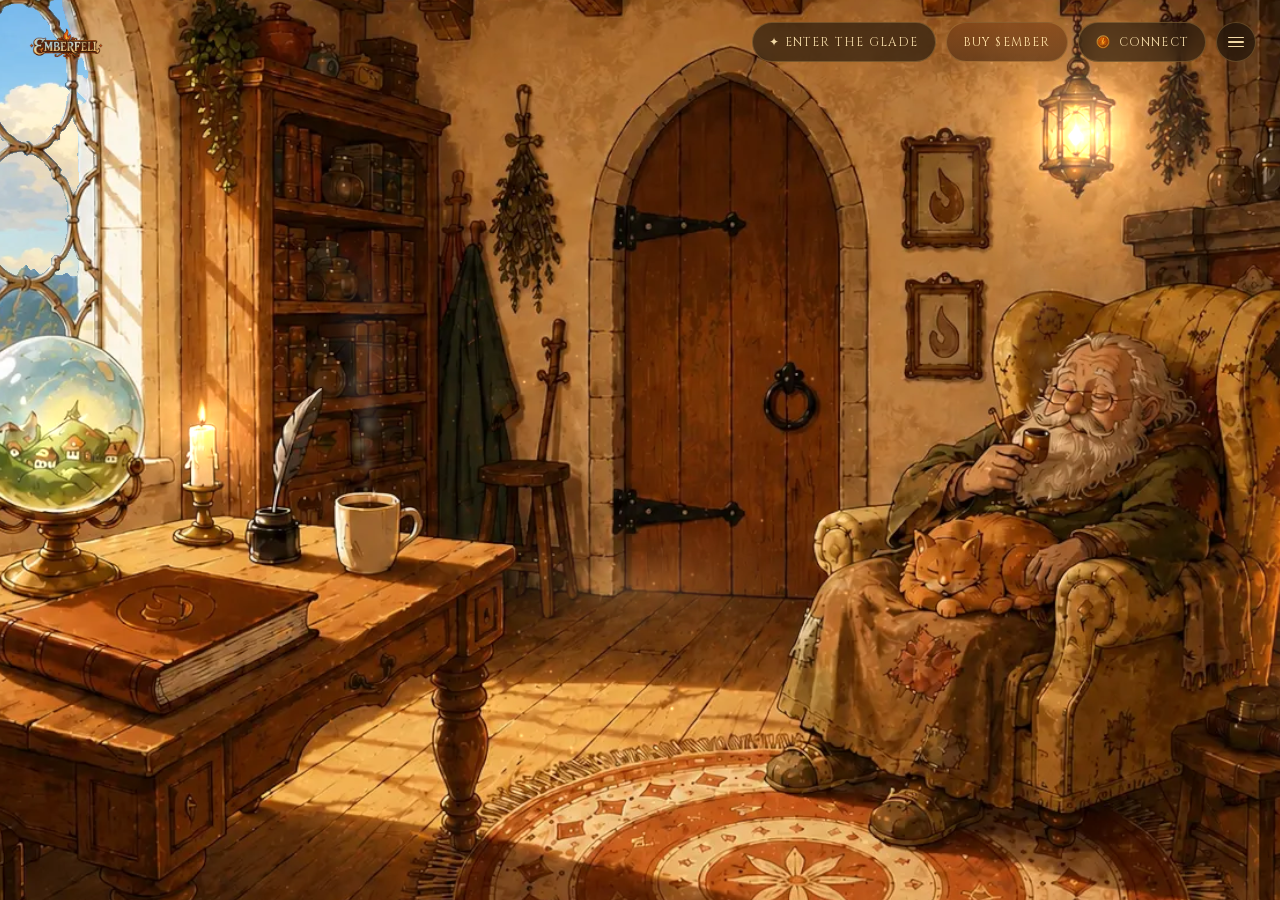
<file: index.html>
<!doctype html>
<html lang="en">
  <head>
    <meta charset="UTF-8" />
    <meta name="viewport" content="width=device-width, initial-scale=1.0" />
    <title>Emberfell — the Keeper's Study</title>
    <style>
      html, body { margin: 0; height: 100%; overflow: hidden; background: #0c0f13; }
      canvas { display: block; touch-action: none; }
      #ui { position: fixed; inset: 0; pointer-events: none; z-index: 31;
        font-family: 'EB Garamond', Georgia, serif; color: #e8dcc8; }
      #logo { position: absolute; top: 22px; left: 26px; height: 44px; opacity: 0.95; }

      /* ---- top-right cluster: buy · connect · menu ---- */
      #topbar { position: absolute; top: 22px; right: 24px; display: flex; align-items: center; gap: 10px; pointer-events: none; }
      #topbar > * { pointer-events: auto; }
      .tb {
        display: flex; align-items: center; gap: 8px; height: 40px; box-sizing: border-box;
        font-family: 'Cinzel', serif; font-size: 12px; letter-spacing: .1em; text-transform: uppercase;
        color: #f2d9a6; background: rgba(22, 15, 9, 0.6); backdrop-filter: blur(8px);
        border: 1px solid rgba(201, 162, 90, 0.32); border-radius: 999px; padding: 0 16px; cursor: pointer;
        transition: border-color .15s, box-shadow .15s, transform .1s; }
      .tb:hover { border-color: rgba(232, 162, 78, 0.7); box-shadow: 0 0 16px rgba(232, 150, 60, 0.2); transform: translateY(-1px); }
      #chip img { height: 16px; }
      #buyBtn { color: #ffe1a6; background: linear-gradient(rgba(120,60,20,.6), rgba(70,36,14,.6)); }
      #menuBtn { width: 40px; padding: 0; justify-content: center; font-size: 16px; position: relative; }
      .ef-badge { position: absolute; min-width: 16px; height: 16px; box-sizing: border-box; padding: 0 4px;
        border-radius: 8px; background: #c0392b; color: #fff; font-family: 'Cinzel', serif; font-size: 10px;
        line-height: 16px; text-align: center; box-shadow: 0 0 8px rgba(192,57,43,.55); pointer-events: none; }
      #menuBtn .ef-badge { top: -5px; right: -5px; }
      .menu-item { position: relative; }
      .menu-item .ef-badge { top: 50%; right: 12px; transform: translateY(-50%); }
      #menuBtn .bars { width: 16px; height: 11px; position: relative; }
      #menuBtn .bars i { position: absolute; left: 0; right: 0; height: 1.6px; background: #f2d9a6; border-radius: 2px; }
      #menuBtn .bars i:nth-child(1){ top: 0 } #menuBtn .bars i:nth-child(2){ top: 4.7px } #menuBtn .bars i:nth-child(3){ top: 9.4px }

      /* ---- menu drawer ---- */
      #menu { position: absolute; inset: 0; z-index: 45; opacity: 0; pointer-events: none;
        background: radial-gradient(120% 120% at 80% 30%, rgba(20,12,6,.4), rgba(9,5,2,.72));
        transition: opacity .3s ease; }
      #menu.open { opacity: 1; pointer-events: auto; }
      .menu-panel { position: absolute; top: 0; right: 0; height: 100%; width: min(360px, 86vw); box-sizing: border-box;
        padding: 30px 26px 24px; overflow-y: auto; transform: translateX(24px); transition: transform .34s cubic-bezier(.2,.9,.25,1);
        background: linear-gradient(160deg, #241811 0%, #1a1109 60%, #140d06 100%);
        border-left: 1px solid rgba(201,162,90,.35); box-shadow: -20px 0 60px rgba(0,0,0,.55); }
      #menu.open .menu-panel { transform: none; }
      .menu-head { font-family: 'Cinzel', serif; font-weight: 700; font-size: 20px; letter-spacing: .06em;
        color: #eab861; display: flex; align-items: center; gap: 10px; margin: 4px 0 4px; }
      .menu-head::before { content: ""; width: 14px; height: 14px; border-radius: 50%;
        background: radial-gradient(circle at 40% 35%, #ffd27a, #e8720f 70%); box-shadow: 0 0 10px rgba(232,114,15,.7); }
      .menu-x { position: absolute; top: 22px; right: 22px; width: 30px; height: 30px; border-radius: 50%; cursor: pointer;
        border: 1px solid rgba(201,162,90,.3); background: rgba(255,255,255,.05); color: #d9b98a; font-size: 15px; line-height: 26px; text-align: center; }
      .menu-sec { font-family: 'Cinzel', serif; font-size: 10px; letter-spacing: .28em; text-transform: uppercase;
        color: #8a6a3a; margin: 20px 0 7px; }
      .menu-item { display: flex; align-items: center; gap: 12px; width: 100%; box-sizing: border-box; text-align: left;
        padding: 9px 12px; border: none; background: none; border-radius: 9px; cursor: pointer;
        font-family: 'EB Garamond', Georgia, serif; font-size: 16.5px; color: #ecdcbf; transition: background .14s, transform .1s; }
      .menu-item:hover { background: rgba(232,150,60,.12); transform: translateX(3px); }
      .menu-item .mi { width: 18px; text-align: center; color: #d7902f; font-size: 13px; }
      .menu-item .soon { margin-left: auto; font-family: 'Cinzel', serif; font-size: 8.5px; letter-spacing: .14em;
        color: #7a6038; border: 1px solid rgba(201,162,90,.28); border-radius: 20px; padding: 2px 7px; }
      .menu-foot { margin-top: 22px; padding-top: 16px; border-top: 1px solid rgba(201,162,90,.18);
        font-size: 12px; color: #8a7250; line-height: 1.5; }

      /* ---- intro: kindling the hearth ---- */
      #loading { position: absolute; inset: 0; z-index: 80; display: flex; flex-direction: column;
        align-items: center; justify-content: center; gap: 4px;
        background: radial-gradient(60% 60% at 50% 62%, #1a120a 0%, #0c0805 70%); transition: opacity 1.1s ease; }
      #loading.done { opacity: 0; pointer-events: none; }
      .kindle { position: relative; width: 120px; height: 150px; display: grid; place-items: center; }
      .kindle .glow { position: absolute; inset: -40px; border-radius: 50%; transform-origin: 50% 62%;
        background: radial-gradient(circle at 50% 62%, rgba(255,170,64,.5), rgba(255,120,30,.12) 38%, transparent 64%);
        animation: k-grow 2.1s ease-out both, k-glow 3.2s ease-in-out 2.1s infinite; }
      .kindle svg { position: relative; width: 78px; height: auto; transform-origin: 50% 100%;
        filter: drop-shadow(0 0 12px rgba(255,150,50,.7));
        animation: k-grow 2s cubic-bezier(.2,.8,.3,1) both, k-flick 1.6s ease-in-out 2s infinite; }
      .kindle .bed { position: absolute; bottom: 6px; width: 46px; height: 8px; border-radius: 50%;
        background: radial-gradient(ellipse, rgba(255,140,40,.75), rgba(180,60,10,0) 70%); filter: blur(1px);
        animation: k-glow 2.4s ease-in-out infinite; }
      @keyframes k-grow { 0% { transform: scale(.08); opacity: 0; } 30% { opacity: 1; } 100% { transform: scale(1); opacity: 1; } }
      @keyframes k-flick { 0%,100% { transform: scaleY(1) scaleX(1) rotate(0); } 28% { transform: scaleY(1.07) scaleX(.96) rotate(-1.4deg); } 62% { transform: scaleY(.93) scaleX(1.03) rotate(1.4deg); } }
      @keyframes k-glow { 0%,100% { opacity: .8; transform: scale(1); } 50% { opacity: 1; transform: scale(1.09); } }
      .kindle-title { font-family: 'Cinzel', serif; font-weight: 700; font-size: 30px; letter-spacing: .32em;
        color: #f3d9a2; margin: 16px 0 0 .32em; text-shadow: 0 0 22px rgba(232,150,60,.5);
        opacity: 0; animation: k-ignite 1.5s ease-out 1s both; }
      @keyframes k-ignite { from { opacity: 0; letter-spacing: .5em; text-shadow: 0 0 4px rgba(232,150,60,0); }
        to { opacity: 1; letter-spacing: .32em; text-shadow: 0 0 22px rgba(232,150,60,.5); } }
      .kindle-sub { font-family: 'Cinzel', serif; font-size: 11px; letter-spacing: .26em; text-transform: uppercase;
        color: #a07a48; margin-top: 12px; opacity: 0; animation: k-fade 1.2s ease-out 1.7s both; }
      .kindle-sub .dots::after { content: ''; animation: k-dots 1.6s steps(1) infinite; }
      @keyframes k-fade { to { opacity: .85; } }
      @keyframes k-dots { 0%{content:''} 25%{content:'.'} 50%{content:'..'} 75%{content:'...'} }
    </style>
    <script type="module" crossorigin src="/assets/index-DgyvZoII.js"></script>
    <link rel="stylesheet" crossorigin href="/assets/index-D3ajCbv_.css">
  </head>
  <body>
    <canvas id="scene"></canvas>
    <div id="ui">
      <img id="logo" src="/brand/logo_emberfell.png" alt="Emberfell" />
      <div id="topbar">
        <a id="playBtn" class="tb" href="./play/" style="text-decoration:none">✦ Enter the Glade</a>
        <div id="buyBtn" class="tb" data-act="buy">Buy $EMBER</div>
        <div id="chip" class="tb" data-act="door"><img src="/brand/token_ember_icon.png" alt="" />Connect</div>
        <div id="menuBtn" class="tb" aria-label="menu"><span class="bars"><i></i><i></i><i></i></span></div>
      </div>

      <div id="menu">
        <div class="menu-panel">
          <button class="menu-x" aria-label="close">✕</button>
          <div class="menu-head">Emberfell</div>
          <div class="menu-sec">Explore</div>
          <button class="menu-item" data-act="globe"><span class="mi">◈</span>Dive into the World</button>
          <button class="menu-item" data-act="keeper"><span class="mi">☗</span>Speak with the Keeper</button>
          <div class="menu-sec">Your Keep</div>
          <button class="menu-item" data-act="door"><span class="mi">⚿</span>Connect Wallet</button>
          <button class="menu-item" data-act="profile"><span class="mi">✦</span>Your Standing</button>
          <button class="menu-item" data-act="leaderboard"><span class="mi">≡</span>Leaderboard</button>
          <button class="menu-item" data-act="chat"><span class="mi">✎</span>Hearth Chat</button>
          <div class="menu-sec">The Ember</div>
          <button class="menu-item" data-act="buy"><span class="mi">◉</span>Buy $EMBER</button>
          <button class="menu-item" data-act="hearth"><span class="mi">❂</span>The Hearth · Live Stats</button>
          <button class="menu-item" data-act="pouch"><span class="mi">▲</span>Tokenomics &amp; Tiers</button>
          <button class="menu-item" data-act="frames"><span class="mi">♨</span>The Gloaming</button>
          <div class="menu-sec">Lore &amp; More</div>
          <button class="menu-item" data-act="book"><span class="mi">❦</span>The Chronicle</button>
          <button class="menu-item" data-act="roadmap"><span class="mi">➳</span>Roadmap</button>
          <button class="menu-item" data-act="faq"><span class="mi">?</span>Trust &amp; FAQ</button>
          <button class="menu-item" data-act="socials"><span class="mi">✧</span>Socials</button>
          <button class="menu-item" data-act="settings"><span class="mi">⚙</span>Settings<span class="soon">Soon</span></button>
          <div class="menu-foot">$EMBER — the ember that fuels Emberfell.<br />Fair launch on Solana. Keep your flame lit.</div>
        </div>
      </div>

      <div id="loading">
        <div class="kindle">
          <div class="glow"></div>
          <svg viewBox="0 0 60 80" xmlns="http://www.w3.org/2000/svg" aria-hidden="true">
            <defs><linearGradient id="kf" x1="0" y1="1" x2="0" y2="0"><stop offset="0" stop-color="#c22f06"/><stop offset=".5" stop-color="#f5820f"/><stop offset="1" stop-color="#ffdc78"/></linearGradient></defs>
            <path d="M30 78 C 14 66, 12 44, 24 32 C 22 20, 28 10, 30 2 C 34 14, 44 22, 40 36 C 50 48, 44 70, 30 78 Z" fill="url(#kf)"/>
            <path d="M30 70 C 21 62, 22 49, 29 42 C 28 34, 32 27, 33 21 C 36 31, 39 40, 35 49 C 39 57, 35 66, 30 70 Z" fill="#ffe9b0" opacity=".92"/>
          </svg>
          <div class="bed"></div>
        </div>
        <div class="kindle-title">EMBERFELL</div>
        <div class="kindle-sub">kindling the hearth<span class="dots"></span></div>
      </div>
    </div>
  </body>
</html>
</file>
<file: assets/index-D3ajCbv_.css>
@font-face{font-family:Cinzel;font-style:normal;font-weight:400;font-display:swap;src:url(/assets/Cinzel-400-normal-BOqWLKHx.woff2) format("woff2")}@font-face{font-family:Cinzel;font-style:normal;font-weight:600;font-display:swap;src:url(/assets/Cinzel-400-normal-BOqWLKHx.woff2) format("woff2")}@font-face{font-family:Cinzel;font-style:normal;font-weight:700;font-display:swap;src:url(/assets/Cinzel-400-normal-BOqWLKHx.woff2) format("woff2")}@font-face{font-family:EB Garamond;font-style:italic;font-weight:400;font-display:swap;src:url(/assets/EBGaramond-400-italic-DZ6Y73dF.woff2) format("woff2")}@font-face{font-family:EB Garamond;font-style:normal;font-weight:400;font-display:swap;src:url(/assets/EBGaramond-400-normal-DHJaSK_n.woff2) format("woff2")}@font-face{font-family:EB Garamond;font-style:normal;font-weight:500;font-display:swap;src:url(/assets/EBGaramond-400-normal-DHJaSK_n.woff2) format("woff2")}
</file>
